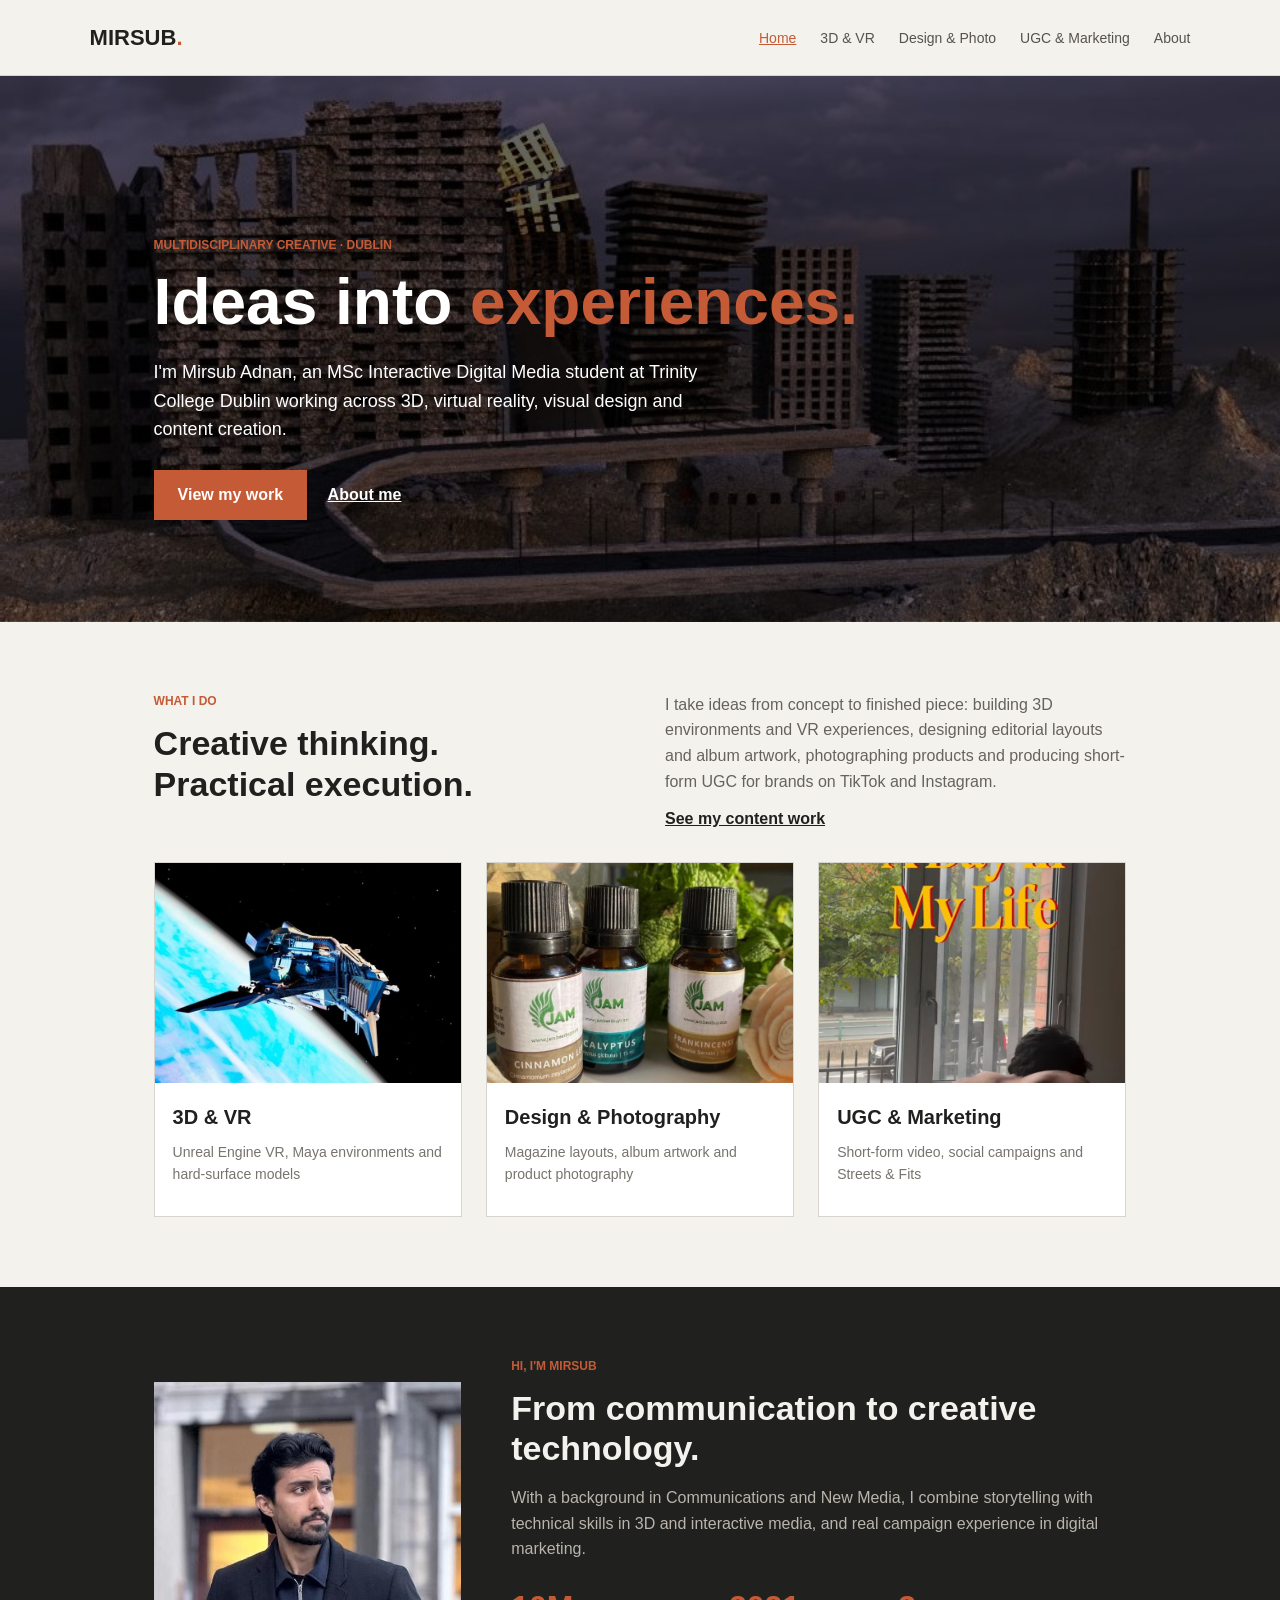
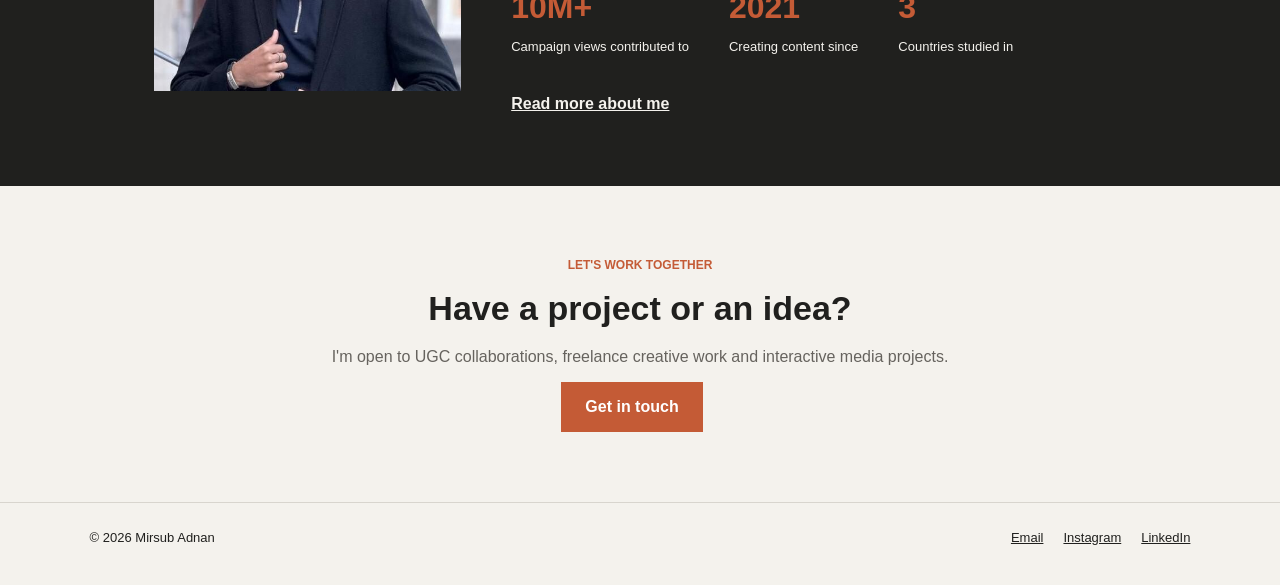
<file: index.html>
<!DOCTYPE html>
<!-- My homepage (index.html). It's the first thing people see, so I kept it short and linked out to everything else. -->
<html lang="en">
<head>
    <meta charset="UTF-8">
    <meta name="viewport" content="width=device-width, initial-scale=1.0">
    <meta name="description" content="Portfolio of Mirsub Adnan: 3D, VR, design, photography and UGC content creation.">
    <title>Mirsub Adnan | Creative Portfolio</title>
    <!-- All my pages use this one stylesheet -->
    <link rel="stylesheet" href="style.css">
</head>
<body>

    <!-- My header: logo on the left, menu on the right. It's the same on every page so the menu is always in the same place. -->
    <header class="site-header">
        <a class="logo" href="index.html">MIRSUB<span>.</span></a>
        <nav class="site-nav">
            <ul>
                <li><a class="active" href="index.html">Home</a></li>
                <li><a href="work.html">3D &amp; VR</a></li>
                <li><a href="design.html">Design &amp; Photo</a></li>
                <li><a href="marketing.html">UGC &amp; Marketing</a></li>
                <li><a href="about.html">About</a></li>
            </ul>
        </nav>
    </header>

    <main>

        <!-- Hero section. The background is one of my own 3D city renders (I set it in style.css) -->
        <section class="hero">
            <p class="eyebrow">Multidisciplinary creative &middot; Dublin</p>
            <h1>Ideas into <span class="accent">experiences.</span></h1>
            <p class="hero-copy">I'm Mirsub Adnan, an MSc Interactive Digital Media student at Trinity College Dublin working across 3D, virtual reality, visual design and content creation.</p>
            <p>
                <a class="button" href="work.html">View my work</a>
                <a class="text-link" href="about.html">About me</a>
            </p>
        </section>

        <!-- "What I do": heading on the left, short paragraph on the right (flexbox) -->
        <section class="section">
            <div class="split">
                <div>
                    <p class="eyebrow">What I do</p>
                    <h2>Creative thinking.<br>Practical execution.</h2>
                </div>
                <div>
                    <p class="muted">I take ideas from concept to finished piece: building 3D environments and VR experiences, designing editorial layouts and album artwork, photographing products and producing short-form UGC for brands on TikTok and Instagram.</p>
                    <a class="text-link" href="marketing.html">See my content work</a>
                </div>
            </div>

            <!-- Three cards, one for each area of my work. The whole card is a link (grid) -->
            <div class="card-grid">
                <a class="card" href="work.html">
                    <img src="images/3d-spaceship-planet.jpg" alt="3D render of a sci-fi spacecraft orbiting a blue planet">
                    <div class="card-body">
                        <h3>3D &amp; VR</h3>
                        <p>Unreal Engine VR, Maya environments and hard-surface models</p>
                    </div>
                </a>
                <a class="card" href="design.html">
                    <img src="images/photo-oils-jam.jpg" alt="Three JAM essential oil bottles photographed beside fresh mint">
                    <div class="card-body">
                        <h3>Design &amp; Photography</h3>
                        <p>Magazine layouts, album artwork and product photography</p>
                    </div>
                </a>
                <a class="card" href="marketing.html">
                    <img src="images/ugc-day-in-life.jpg" alt="Still from a 'Day in My Life' video as a Trinity College masters student">
                    <div class="card-body">
                        <h3>UGC &amp; Marketing</h3>
                        <p>Short-form video, social campaigns and Streets &amp; Fits</p>
                    </div>
                </a>
            </div>
        </section>

        <!-- A quick intro about me with my photo next to it (grid) -->
        <section class="section section-dark">
            <div class="about-preview">
                <img src="images/portrait.jpg" alt="Portrait of Mirsub Adnan in a black suit jacket">
                <div>
                    <p class="eyebrow">Hi, I'm Mirsub</p>
                    <h2>From communication to creative technology.</h2>
                    <p class="muted">With a background in Communications and New Media, I combine storytelling with technical skills in 3D and interactive media, and real campaign experience in digital marketing.</p>
                    <!-- A few numbers in a row (flexbox) -->
                    <div class="stats">
                        <p><strong>10M+</strong><span>Campaign views contributed to</span></p>
                        <p><strong>2021</strong><span>Creating content since</span></p>
                        <p><strong>3</strong><span>Countries studied in</span></p>
                    </div>
                    <a class="text-link" href="about.html">Read more about me</a>
                </div>
            </div>
        </section>

        <!-- "Get in touch" section that links to the contact form on my About page -->
        <section class="section cta">
            <p class="eyebrow">Let's work together</p>
            <h2>Have a project or an idea?</h2>
            <p class="muted">I'm open to UGC collaborations, freelance creative work and interactive media projects.</p>
            <a class="button" href="about.html#contact">Get in touch</a>
        </section>

    </main>

    <!-- Footer: copyright and my email/social links, same on every page -->
    <footer class="site-footer">
        <p>&copy; 2026 Mirsub Adnan</p>
        <ul>
            <li><a href="mailto:mirsubswork2@gmail.com">Email</a></li>
            <li><a href="https://www.instagram.com/streetsnfits/">Instagram</a></li>
            <li><a href="https://om.linkedin.com/in/mirsub-adnan-50a097250">LinkedIn</a></li>
        </ul>
    </footer>

</body>
</html>
</file>
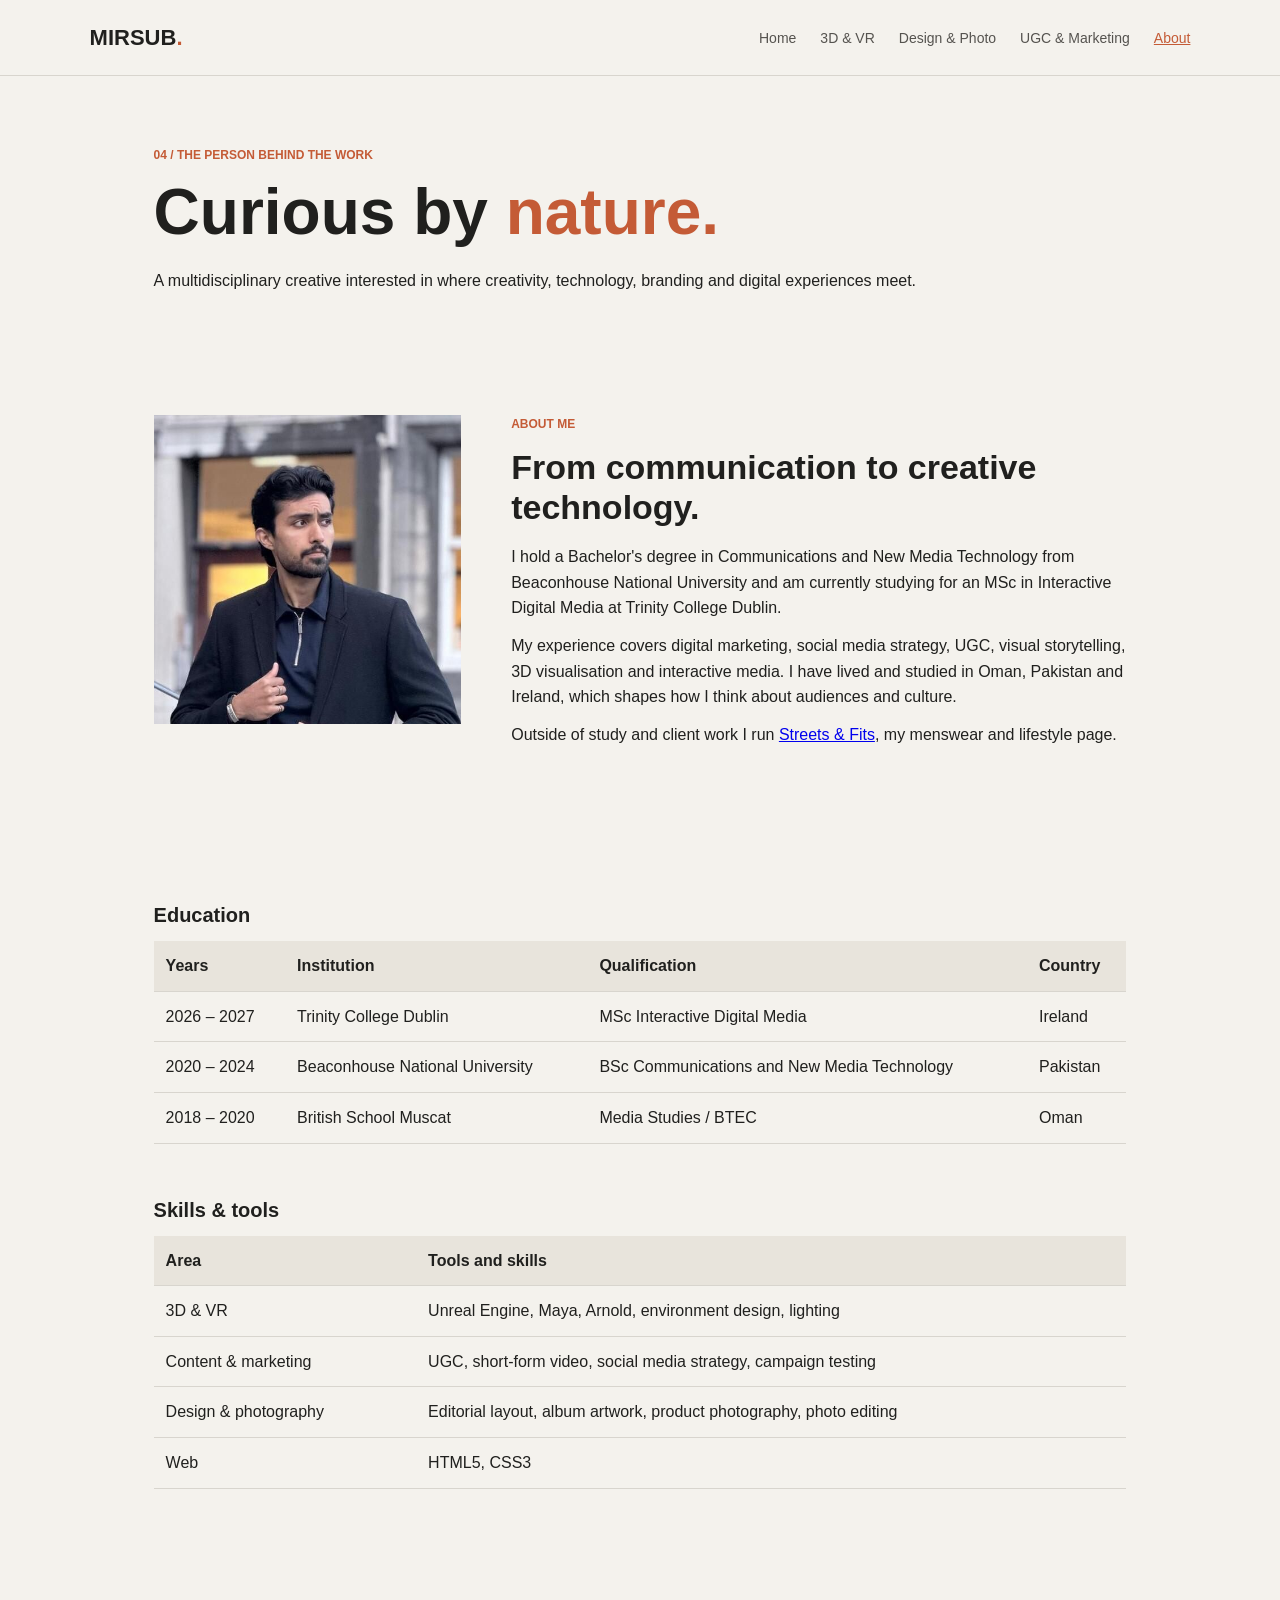
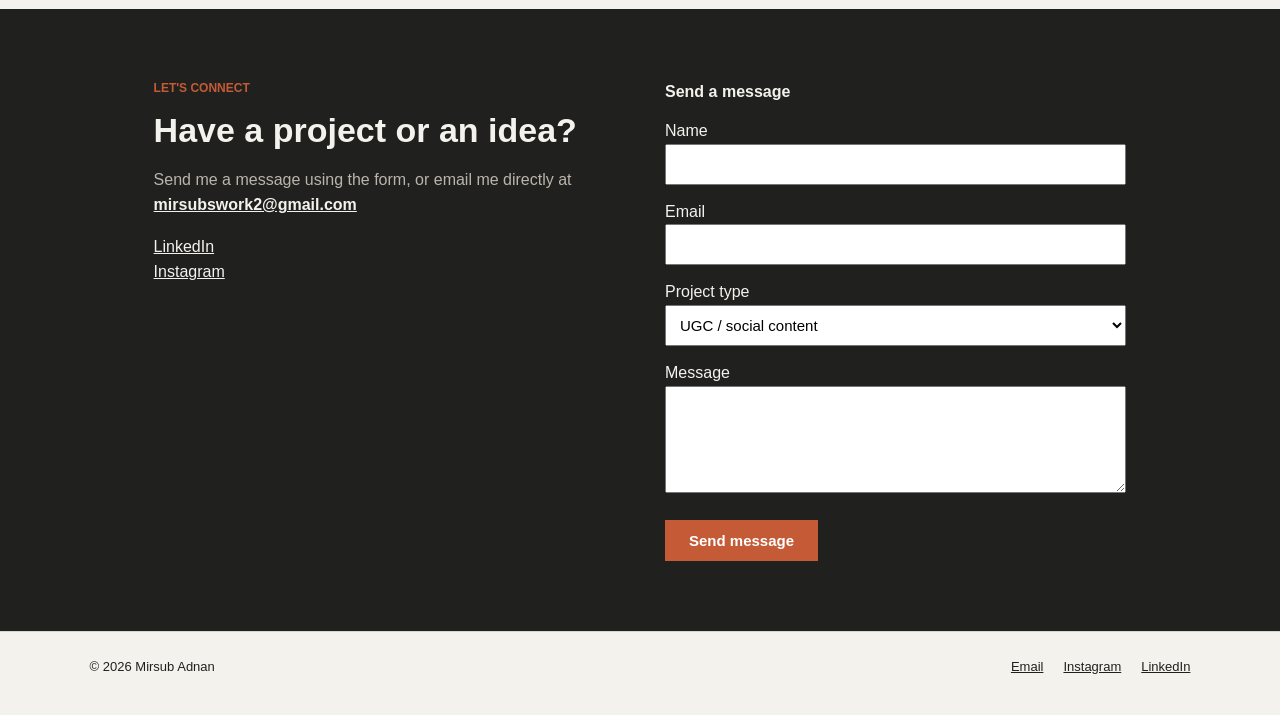
<file: about.html>
<!DOCTYPE html>
<!-- My About page (about.html): a bit about me, my education, skills and a contact form -->
<html lang="en">
<head>
    <meta charset="UTF-8">
    <meta name="viewport" content="width=device-width, initial-scale=1.0">
    <meta name="description" content="About Mirsub Adnan: education, skills and contact details.">
    <title>About | Mirsub Adnan</title>
    <link rel="stylesheet" href="style.css">
</head>
<body>

    <!-- My header: logo on the left, menu on the right. It's the same on every page so the menu is always in the same place. -->
    <header class="site-header">
        <a class="logo" href="index.html">MIRSUB<span>.</span></a>
        <nav class="site-nav">
            <ul>
                <li><a href="index.html">Home</a></li>
                <li><a href="work.html">3D &amp; VR</a></li>
                <li><a href="design.html">Design &amp; Photo</a></li>
                <li><a href="marketing.html">UGC &amp; Marketing</a></li>
                <li><a class="active" href="about.html">About</a></li>
            </ul>
        </nav>
    </header>

    <main>

        <!-- Intro at the top: a small label, the big title and one line about what's on this page -->
        <section class="page-intro">
            <p class="eyebrow">04 / The person behind the work</p>
            <h1>Curious by <span class="accent">nature.</span></h1>
            <p>A multidisciplinary creative interested in where creativity, technology, branding and digital experiences meet.</p>
        </section>

        <!-- My photo next to my bio (grid) -->
        <section class="section about-grid">
            <img src="images/portrait.jpg" alt="Portrait of Mirsub Adnan">
            <div>
                <p class="eyebrow">About me</p>
                <h2>From communication to creative technology.</h2>
                <p>I hold a Bachelor's degree in Communications and New Media Technology from Beaconhouse National University and am currently studying for an MSc in Interactive Digital Media at Trinity College Dublin.</p>
                <p>My experience covers digital marketing, social media strategy, UGC, visual storytelling, 3D visualisation and interactive media. I have lived and studied in Oman, Pakistan and Ireland, which shapes how I think about audiences and culture.</p>
                <p>Outside of study and client work I run <a href="https://www.instagram.com/streetsnfits/">Streets &amp; Fits</a>, my menswear and lifestyle page.</p>
            </div>
        </section>

        <!-- I used tables here because education and skills are really just rows of information -->
        <section class="section">
            <table>
                <caption>Education</caption>
                <thead>
                    <tr>
                        <th scope="col">Years</th>
                        <th scope="col">Institution</th>
                        <th scope="col">Qualification</th>
                        <th scope="col">Country</th>
                    </tr>
                </thead>
                <tbody>
                    <tr>
                        <td>2026 &ndash; 2027</td>
                        <td>Trinity College Dublin</td>
                        <td>MSc Interactive Digital Media</td>
                        <td>Ireland</td>
                    </tr>
                    <tr>
                        <td>2020 &ndash; 2024</td>
                        <td>Beaconhouse National University</td>
                        <td>BSc Communications and New Media Technology</td>
                        <td>Pakistan</td>
                    </tr>
                    <tr>
                        <td>2018 &ndash; 2020</td>
                        <td>British School Muscat</td>
                        <td>Media Studies / BTEC</td>
                        <td>Oman</td>
                    </tr>
                </tbody>
            </table>

            <table>
                <caption>Skills &amp; tools</caption>
                <thead>
                    <tr>
                        <th scope="col">Area</th>
                        <th scope="col">Tools and skills</th>
                    </tr>
                </thead>
                <tbody>
                    <tr>
                        <td>3D &amp; VR</td>
                        <td>Unreal Engine, Maya, Arnold, environment design, lighting</td>
                    </tr>
                    <tr>
                        <td>Content &amp; marketing</td>
                        <td>UGC, short-form video, social media strategy, campaign testing</td>
                    </tr>
                    <tr>
                        <td>Design &amp; photography</td>
                        <td>Editorial layout, album artwork, product photography, photo editing</td>
                    </tr>
                    <tr>
                        <td>Web</td>
                        <td>HTML5, CSS3</td>
                    </tr>
                </tbody>
            </table>
        </section>

        <!-- Contact section: my details on the left, a form on the right -->
        <section class="section section-dark" id="contact">
            <div class="contact-grid">
                <div>
                    <p class="eyebrow">Let's connect</p>
                    <h2>Have a project or an idea?</h2>
                    <p class="muted">Send me a message using the form, or email me directly at <a class="text-link" href="mailto:mirsubswork2@gmail.com">mirsubswork2@gmail.com</a></p>
                    <ul class="social-links">
                        <li><a href="https://om.linkedin.com/in/mirsub-adnan-50a097250">LinkedIn</a></li>
                        <li><a href="https://www.instagram.com/streetsnfits/">Instagram</a></li>
                    </ul>
                </div>

                <!-- There's no server behind this form yet, so for now it just opens the visitor's email app with their message -->
                <form class="contact-form" action="mailto:mirsubswork2@gmail.com" method="post" enctype="text/plain">
                    <fieldset>
                        <legend>Send a message</legend>

                        <label for="name">Name</label>
                        <input type="text" id="name" name="name" required>

                        <label for="email">Email</label>
                        <input type="email" id="email" name="email" required>

                        <label for="topic">Project type</label>
                        <select id="topic" name="topic">
                            <option>UGC / social content</option>
                            <option>3D or VR project</option>
                            <option>Design or photography</option>
                            <option>Something else</option>
                        </select>

                        <label for="message">Message</label>
                        <textarea id="message" name="message" rows="5" required></textarea>

                        <button class="button" type="submit">Send message</button>
                    </fieldset>
                </form>
            </div>
        </section>

    </main>

    <!-- Footer: copyright and my email/social links, same on every page -->
    <footer class="site-footer">
        <p>&copy; 2026 Mirsub Adnan</p>
        <ul>
            <li><a href="mailto:mirsubswork2@gmail.com">Email</a></li>
            <li><a href="https://www.instagram.com/streetsnfits/">Instagram</a></li>
            <li><a href="https://om.linkedin.com/in/mirsub-adnan-50a097250">LinkedIn</a></li>
        </ul>
    </footer>

</body>
</html>
</file>
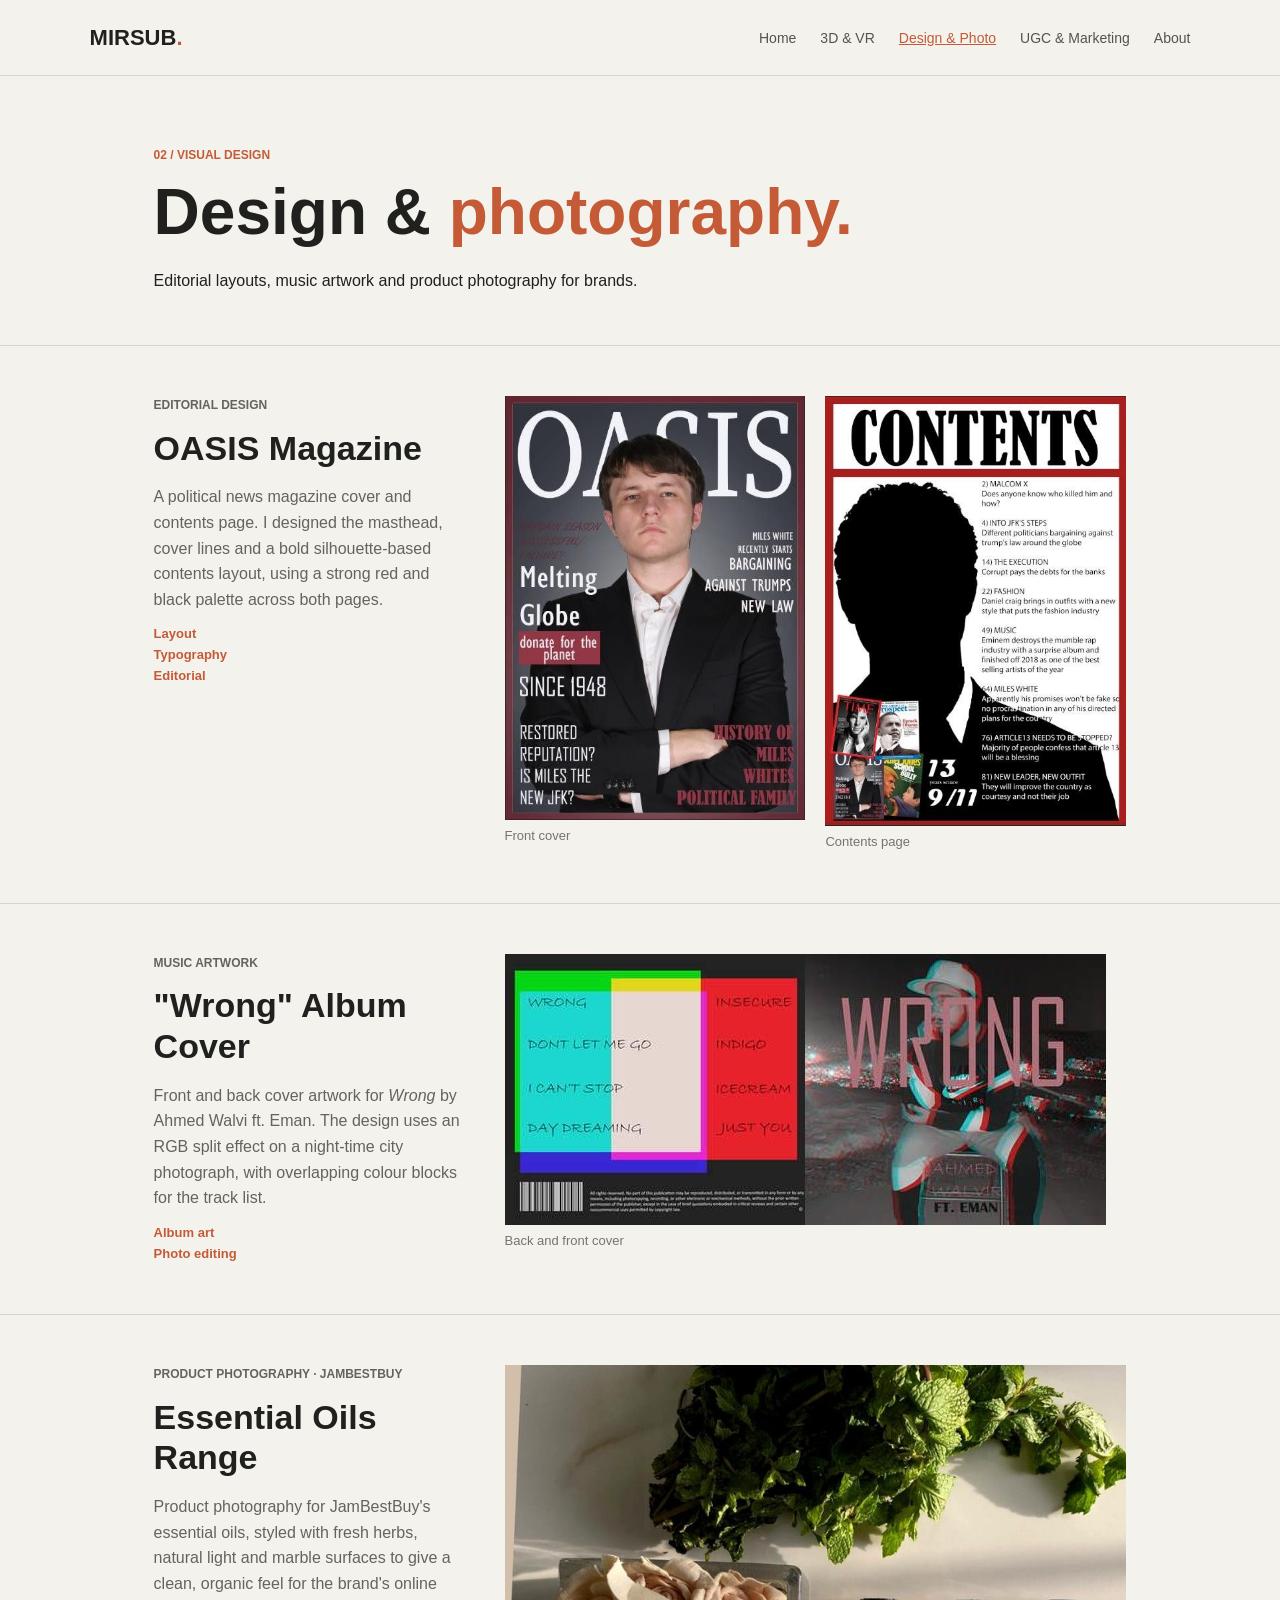
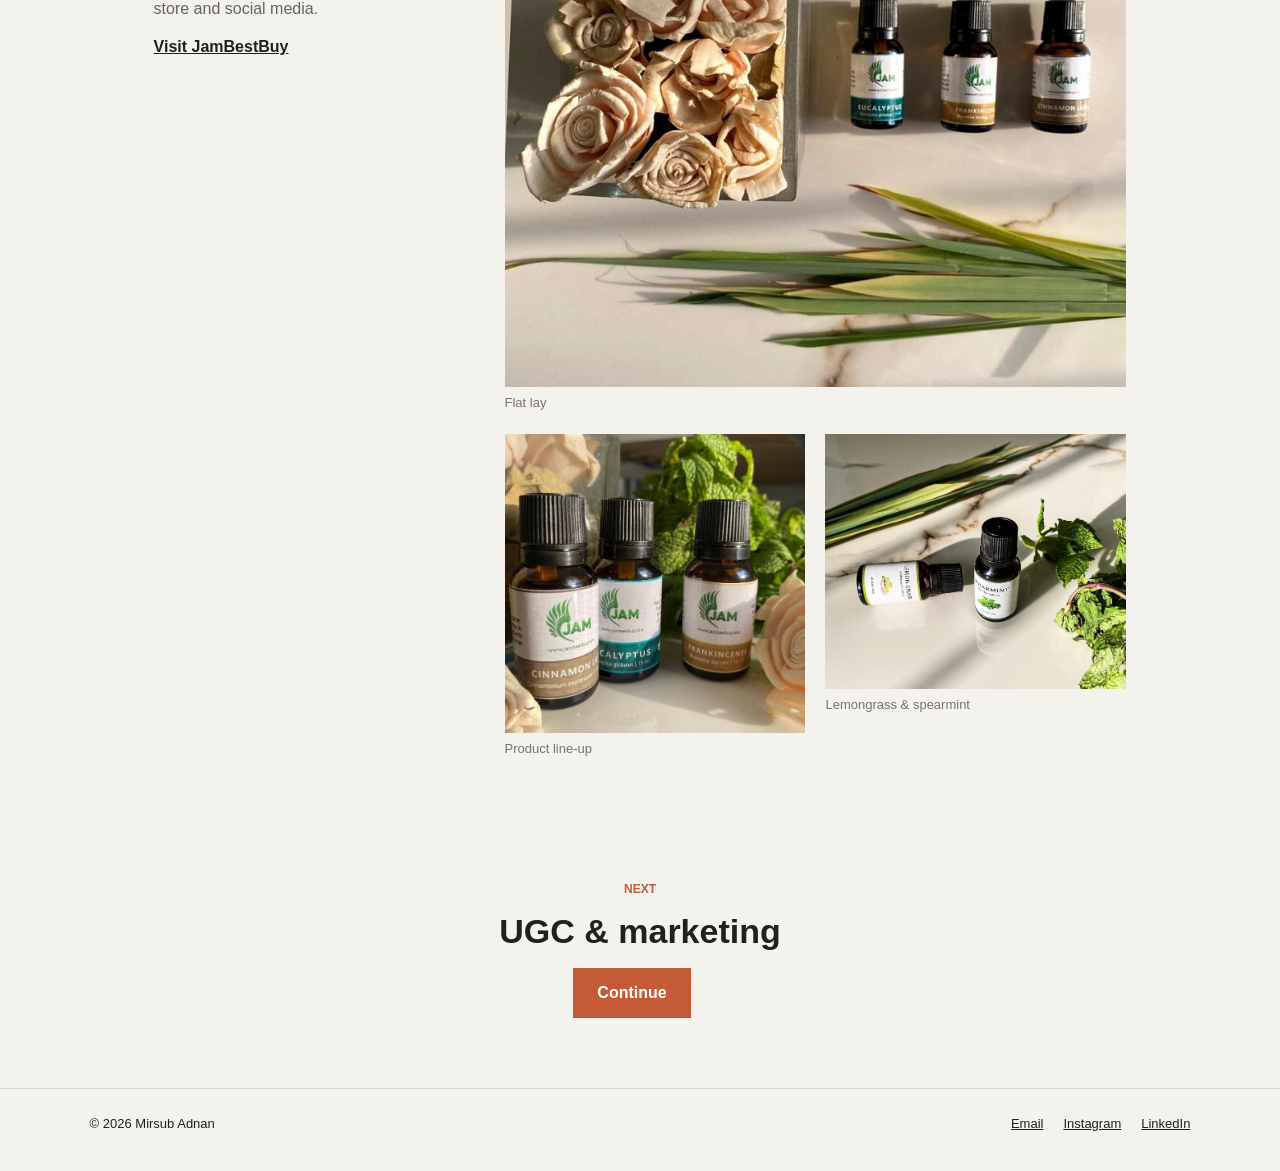
<file: design.html>
<!DOCTYPE html>
<!-- My design and photography page (design.html). Same layout as my 3D page so the site feels consistent. -->
<html lang="en">
<head>
    <meta charset="UTF-8">
    <meta name="viewport" content="width=device-width, initial-scale=1.0">
    <meta name="description" content="Graphic design and product photography by Mirsub Adnan.">
    <title>Design &amp; Photography | Mirsub Adnan</title>
    <link rel="stylesheet" href="style.css">
</head>
<body>

    <!-- My header: logo on the left, menu on the right. It's the same on every page so the menu is always in the same place. -->
    <header class="site-header">
        <a class="logo" href="index.html">MIRSUB<span>.</span></a>
        <nav class="site-nav">
            <ul>
                <li><a href="index.html">Home</a></li>
                <li><a href="work.html">3D &amp; VR</a></li>
                <li><a class="active" href="design.html">Design &amp; Photo</a></li>
                <li><a href="marketing.html">UGC &amp; Marketing</a></li>
                <li><a href="about.html">About</a></li>
            </ul>
        </nav>
    </header>

    <main>

        <!-- Intro at the top: a small label, the big title and one line about what's on this page -->
        <section class="page-intro">
            <p class="eyebrow">02 / Visual design</p>
            <h1>Design &amp; <span class="accent">photography.</span></h1>
            <p>Editorial layouts, music artwork and product photography for brands.</p>
        </section>

        <!-- Project 1: OASIS magazine cover and contents page -->
        <article class="project" id="magazine">
            <div class="project-text">
                <p class="eyebrow">Editorial design</p>
                <h2>OASIS Magazine</h2>
                <p>A political news magazine cover and contents page. I designed the masthead, cover lines and a bold silhouette-based contents layout, using a strong red and black palette across both pages.</p>
                <ul class="tags">
                    <li>Layout</li>
                    <li>Typography</li>
                    <li>Editorial</li>
                </ul>
            </div>
            <div class="gallery gallery-2">
                <figure>
                    <img src="images/design-magazine-cover.jpg" alt="OASIS magazine cover with a young man in a black suit">
                    <figcaption>Front cover</figcaption>
                </figure>
                <figure>
                    <img src="images/design-magazine-contents.jpg" alt="OASIS magazine contents page with a large black silhouette">
                    <figcaption>Contents page</figcaption>
                </figure>
            </div>
        </article>

        <!-- Project 2: the album cover I designed for "Wrong" -->
        <article class="project" id="album">
            <div class="project-text">
                <p class="eyebrow">Music artwork</p>
                <h2>"Wrong" Album Cover</h2>
                <p>Front and back cover artwork for <em>Wrong</em> by Ahmed Walvi ft. Eman. The design uses an RGB split effect on a night-time city photograph, with overlapping colour blocks for the track list.</p>
                <ul class="tags">
                    <li>Album art</li>
                    <li>Photo editing</li>
                </ul>
            </div>
            <div class="gallery">
                <figure>
                    <img src="images/design-album-cover.jpg" alt="Album back cover with coloured track list and front cover titled WRONG">
                    <figcaption>Back and front cover</figcaption>
                </figure>
            </div>
        </article>

        <!-- Project 3: product photos I took for JamBestBuy. The first photo has class "wide" so it goes across both columns. -->
        <article class="project" id="photography">
            <div class="project-text">
                <p class="eyebrow">Product photography &middot; JamBestBuy</p>
                <h2>Essential Oils Range</h2>
                <p>Product photography for JamBestBuy's essential oils, styled with fresh herbs, natural light and marble surfaces to give a clean, organic feel for the brand's online store and social media.</p>
                <a class="text-link" href="https://www.jambestbuy.com">Visit JamBestBuy</a>
            </div>
            <div class="gallery gallery-2">
                <figure class="wide">
                    <img src="images/photo-oils-flatlay.jpg" alt="Flat lay of three essential oil bottles with roses, mint and lemongrass">
                    <figcaption>Flat lay</figcaption>
                </figure>
                <figure>
                    <img src="images/photo-oils-jam.jpg" alt="Cinnamon, eucalyptus and frankincense oil bottles in front of mint">
                    <figcaption>Product line-up</figcaption>
                </figure>
                <figure>
                    <img src="images/photo-oils-marble.jpg" alt="Lemongrass and spearmint oil bottles on white marble">
                    <figcaption>Lemongrass &amp; spearmint</figcaption>
                </figure>
            </div>
        </article>

        <!-- A "Continue" button at the bottom so people can go straight to my next page -->
        <section class="section cta">
            <p class="eyebrow">Next</p>
            <h2>UGC &amp; marketing</h2>
            <a class="button" href="marketing.html">Continue</a>
        </section>

    </main>

    <!-- Footer: copyright and my email/social links, same on every page -->
    <footer class="site-footer">
        <p>&copy; 2026 Mirsub Adnan</p>
        <ul>
            <li><a href="mailto:mirsubswork2@gmail.com">Email</a></li>
            <li><a href="https://www.instagram.com/streetsnfits/">Instagram</a></li>
            <li><a href="https://om.linkedin.com/in/mirsub-adnan-50a097250">LinkedIn</a></li>
        </ul>
    </footer>

</body>
</html>
</file>
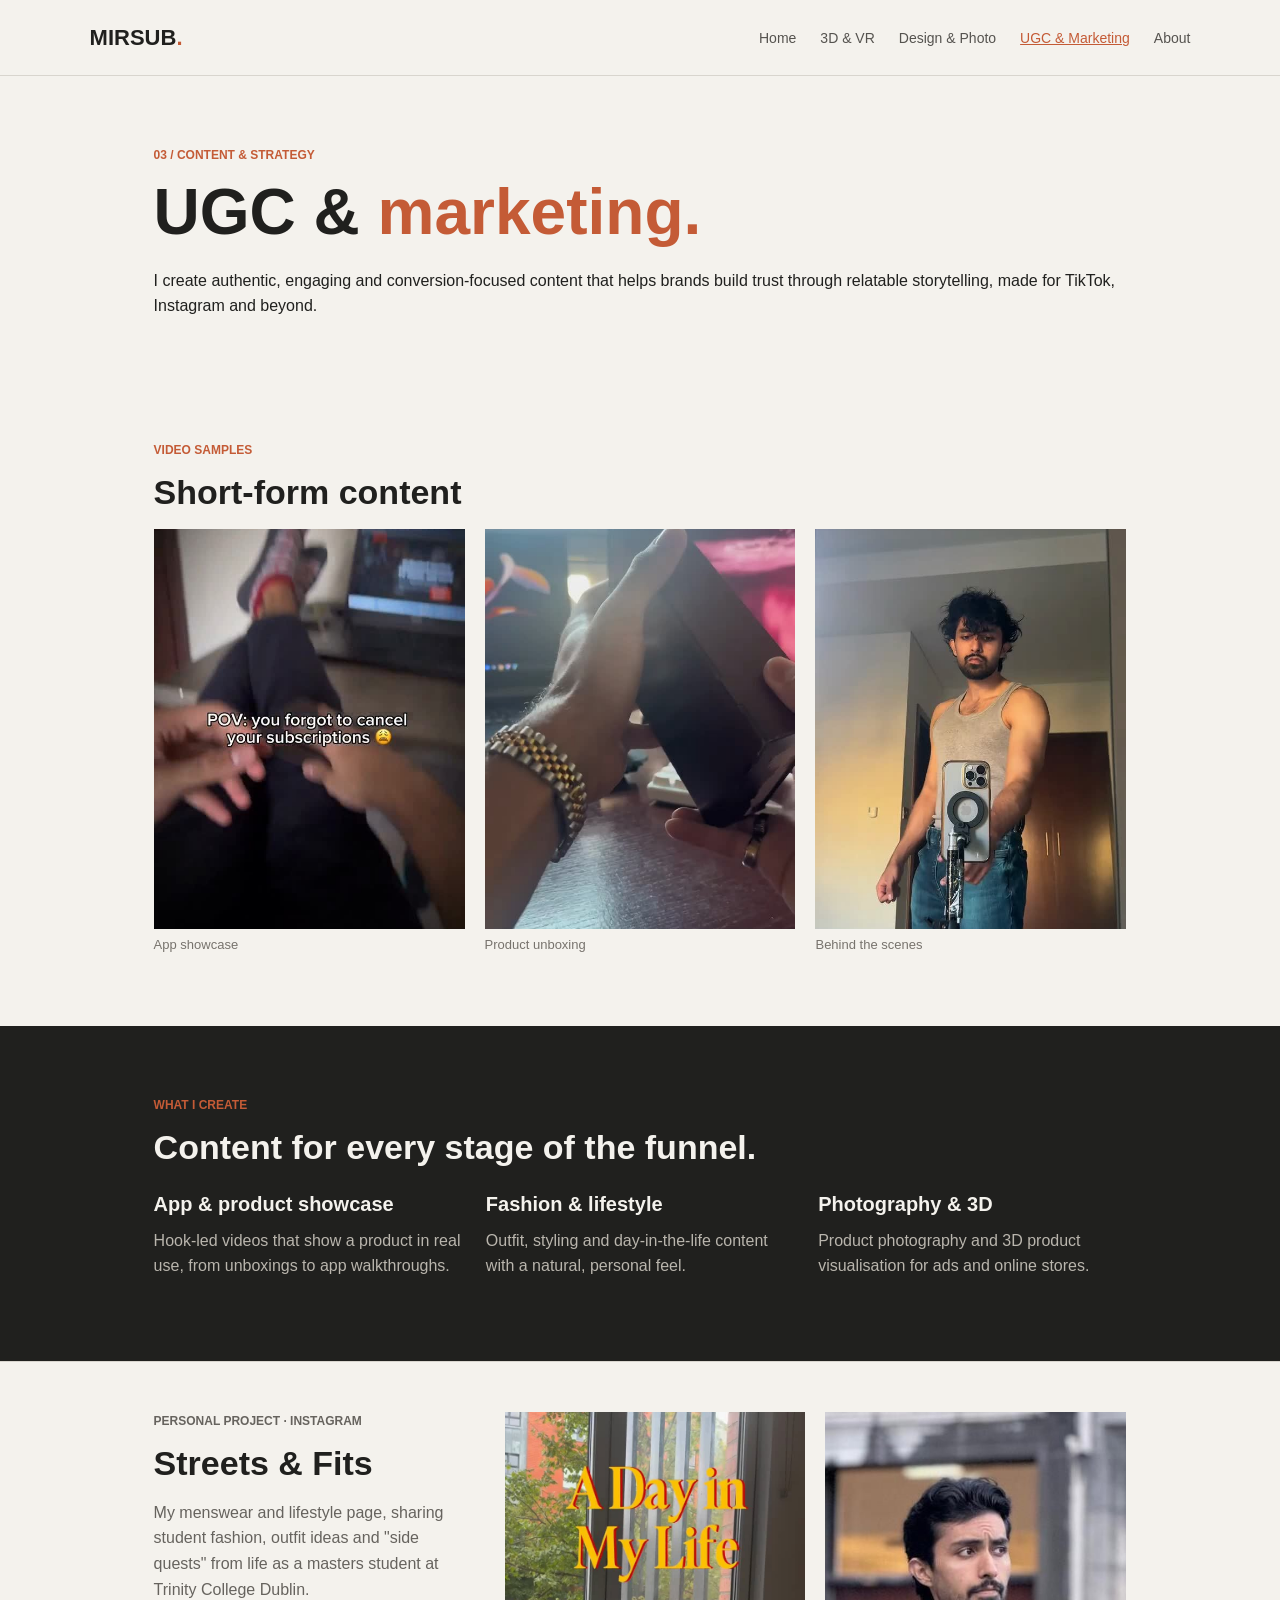
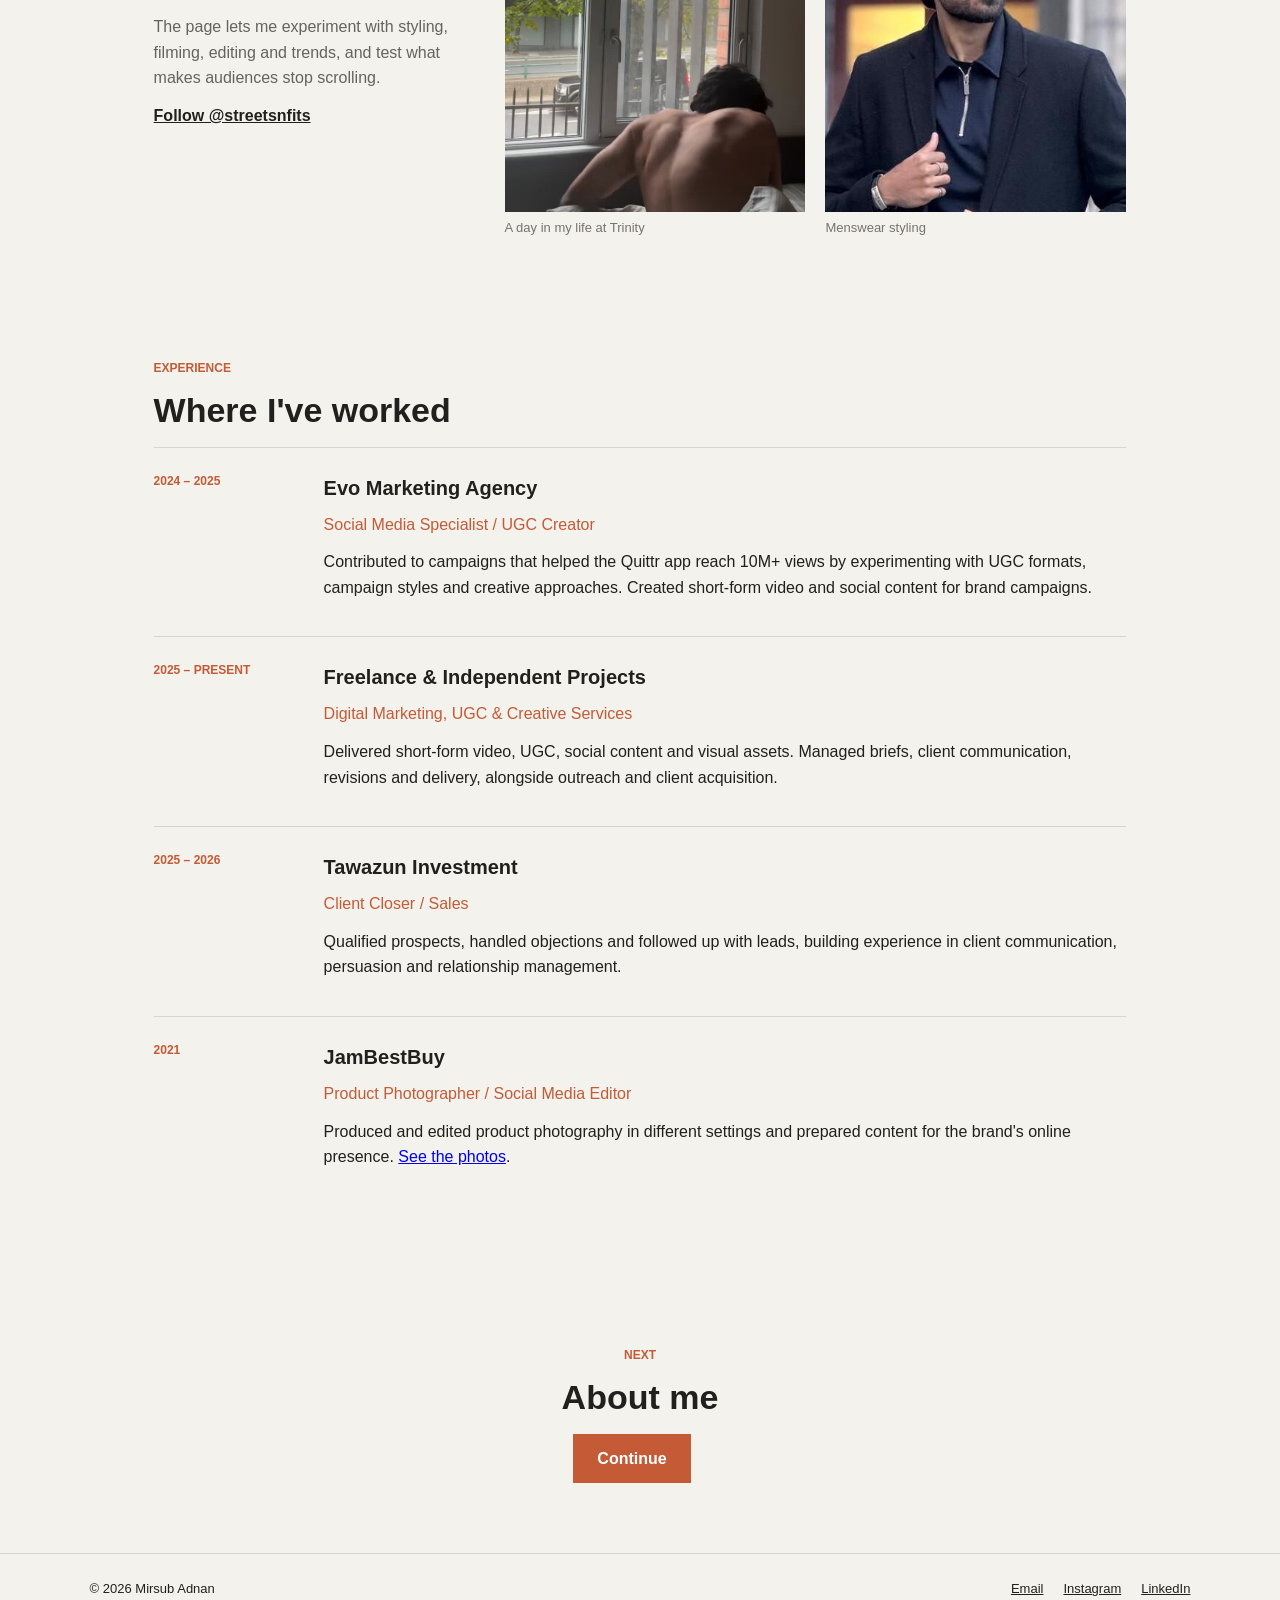
<file: marketing.html>
<!DOCTYPE html>
<!-- My UGC and marketing page (marketing.html) -->
<html lang="en">
<head>
    <meta charset="UTF-8">
    <meta name="viewport" content="width=device-width, initial-scale=1.0">
    <meta name="description" content="UGC, short-form video and marketing experience of Mirsub Adnan.">
    <title>UGC &amp; Marketing | Mirsub Adnan</title>
    <link rel="stylesheet" href="style.css">
</head>
<body>

    <!-- My header: logo on the left, menu on the right. It's the same on every page so the menu is always in the same place. -->
    <header class="site-header">
        <a class="logo" href="index.html">MIRSUB<span>.</span></a>
        <nav class="site-nav">
            <ul>
                <li><a href="index.html">Home</a></li>
                <li><a href="work.html">3D &amp; VR</a></li>
                <li><a href="design.html">Design &amp; Photo</a></li>
                <li><a class="active" href="marketing.html">UGC &amp; Marketing</a></li>
                <li><a href="about.html">About</a></li>
            </ul>
        </nav>
    </header>

    <main>

        <!-- Intro at the top: a small label, the big title and one line about what's on this page -->
        <section class="page-intro">
            <p class="eyebrow">03 / Content &amp; strategy</p>
            <h1>UGC &amp; <span class="accent">marketing.</span></h1>
            <p>I create authentic, engaging and conversion-focused content that helps brands build trust through relatable storytelling, made for TikTok, Instagram and beyond.</p>
        </section>

        <!-- Stills from some of my UGC videos, three in a row (grid) -->
        <section class="section">
            <p class="eyebrow">Video samples</p>
            <h2>Short-form content</h2>
            <div class="gallery gallery-3 gallery-tall">
                <figure>
                    <img src="images/ugc-subscriptions.jpg" alt="UGC video still with the caption 'POV: you forgot to cancel your subscriptions'">
                    <figcaption>App showcase</figcaption>
                </figure>
                <figure>
                    <img src="images/ugc-product.jpg" alt="Hands unboxing a product in a UGC video">
                    <figcaption>Product unboxing</figcaption>
                </figure>
                <figure>
                    <img src="images/ugc-setup.jpg" alt="Mirsub filming with a phone on a tripod">
                    <figcaption>Behind the scenes</figcaption>
                </figure>
            </div>
        </section>

        <!-- The kinds of content I make. I put this on a dark background to break up the page. -->
        <section class="section section-dark">
            <p class="eyebrow">What I create</p>
            <h2>Content for every stage of the funnel.</h2>
            <div class="service-grid">
                <article>
                    <h3>App &amp; product showcase</h3>
                    <p class="muted">Hook-led videos that show a product in real use, from unboxings to app walkthroughs.</p>
                </article>
                <article>
                    <h3>Fashion &amp; lifestyle</h3>
                    <p class="muted">Outfit, styling and day-in-the-life content with a natural, personal feel.</p>
                </article>
                <article>
                    <h3>Photography &amp; 3D</h3>
                    <p class="muted">Product photography and 3D product visualisation for ads and online stores.</p>
                </article>
            </div>
        </section>

        <!-- My Instagram page, Streets & Fits -->
        <article class="project" id="streets-and-fits">
            <div class="project-text">
                <p class="eyebrow">Personal project &middot; Instagram</p>
                <h2>Streets &amp; Fits</h2>
                <p>My menswear and lifestyle page, sharing student fashion, outfit ideas and "side quests" from life as a masters student at Trinity College Dublin.</p>
                <p>The page lets me experiment with styling, filming, editing and trends, and test what makes audiences stop scrolling.</p>
                <a class="text-link" href="https://www.instagram.com/streetsnfits/">Follow @streetsnfits</a>
            </div>
            <div class="gallery gallery-2 gallery-tall">
                <figure>
                    <img src="images/ugc-day-in-life.jpg" alt="'A Day in My Life' video cover, Trinity College Dublin masters student">
                    <figcaption>A day in my life at Trinity</figcaption>
                </figure>
                <figure>
                    <img src="images/portrait.jpg" alt="Mirsub in a black jacket on a Dublin street">
                    <figcaption>Menswear styling</figcaption>
                </figure>
            </div>
        </article>

        <!-- My work experience. Each job is an article with the dates on the left. -->
        <section class="section experience-list">
            <p class="eyebrow">Experience</p>
            <h2>Where I've worked</h2>

            <article>
                <p class="eyebrow">2024 &ndash; 2025</p>
                <div>
                    <h3>Evo Marketing Agency</h3>
                    <p class="role">Social Media Specialist / UGC Creator</p>
                    <p>Contributed to campaigns that helped the Quittr app reach 10M+ views by experimenting with UGC formats, campaign styles and creative approaches. Created short-form video and social content for brand campaigns.</p>
                </div>
            </article>

            <article>
                <p class="eyebrow">2025 &ndash; Present</p>
                <div>
                    <h3>Freelance &amp; Independent Projects</h3>
                    <p class="role">Digital Marketing, UGC &amp; Creative Services</p>
                    <p>Delivered short-form video, UGC, social content and visual assets. Managed briefs, client communication, revisions and delivery, alongside outreach and client acquisition.</p>
                </div>
            </article>

            <article>
                <p class="eyebrow">2025 &ndash; 2026</p>
                <div>
                    <h3>Tawazun Investment</h3>
                    <p class="role">Client Closer / Sales</p>
                    <p>Qualified prospects, handled objections and followed up with leads, building experience in client communication, persuasion and relationship management.</p>
                </div>
            </article>

            <article>
                <p class="eyebrow">2021</p>
                <div>
                    <h3>JamBestBuy</h3>
                    <p class="role">Product Photographer / Social Media Editor</p>
                    <p>Produced and edited product photography in different settings and prepared content for the brand's online presence. <a href="design.html#photography">See the photos</a>.</p>
                </div>
            </article>
        </section>

        <!-- A "Continue" button at the bottom so people can go straight to my next page -->
        <section class="section cta">
            <p class="eyebrow">Next</p>
            <h2>About me</h2>
            <a class="button" href="about.html">Continue</a>
        </section>

    </main>

    <!-- Footer: copyright and my email/social links, same on every page -->
    <footer class="site-footer">
        <p>&copy; 2026 Mirsub Adnan</p>
        <ul>
            <li><a href="mailto:mirsubswork2@gmail.com">Email</a></li>
            <li><a href="https://www.instagram.com/streetsnfits/">Instagram</a></li>
            <li><a href="https://om.linkedin.com/in/mirsub-adnan-50a097250">LinkedIn</a></li>
        </ul>
    </footer>

</body>
</html>
</file>
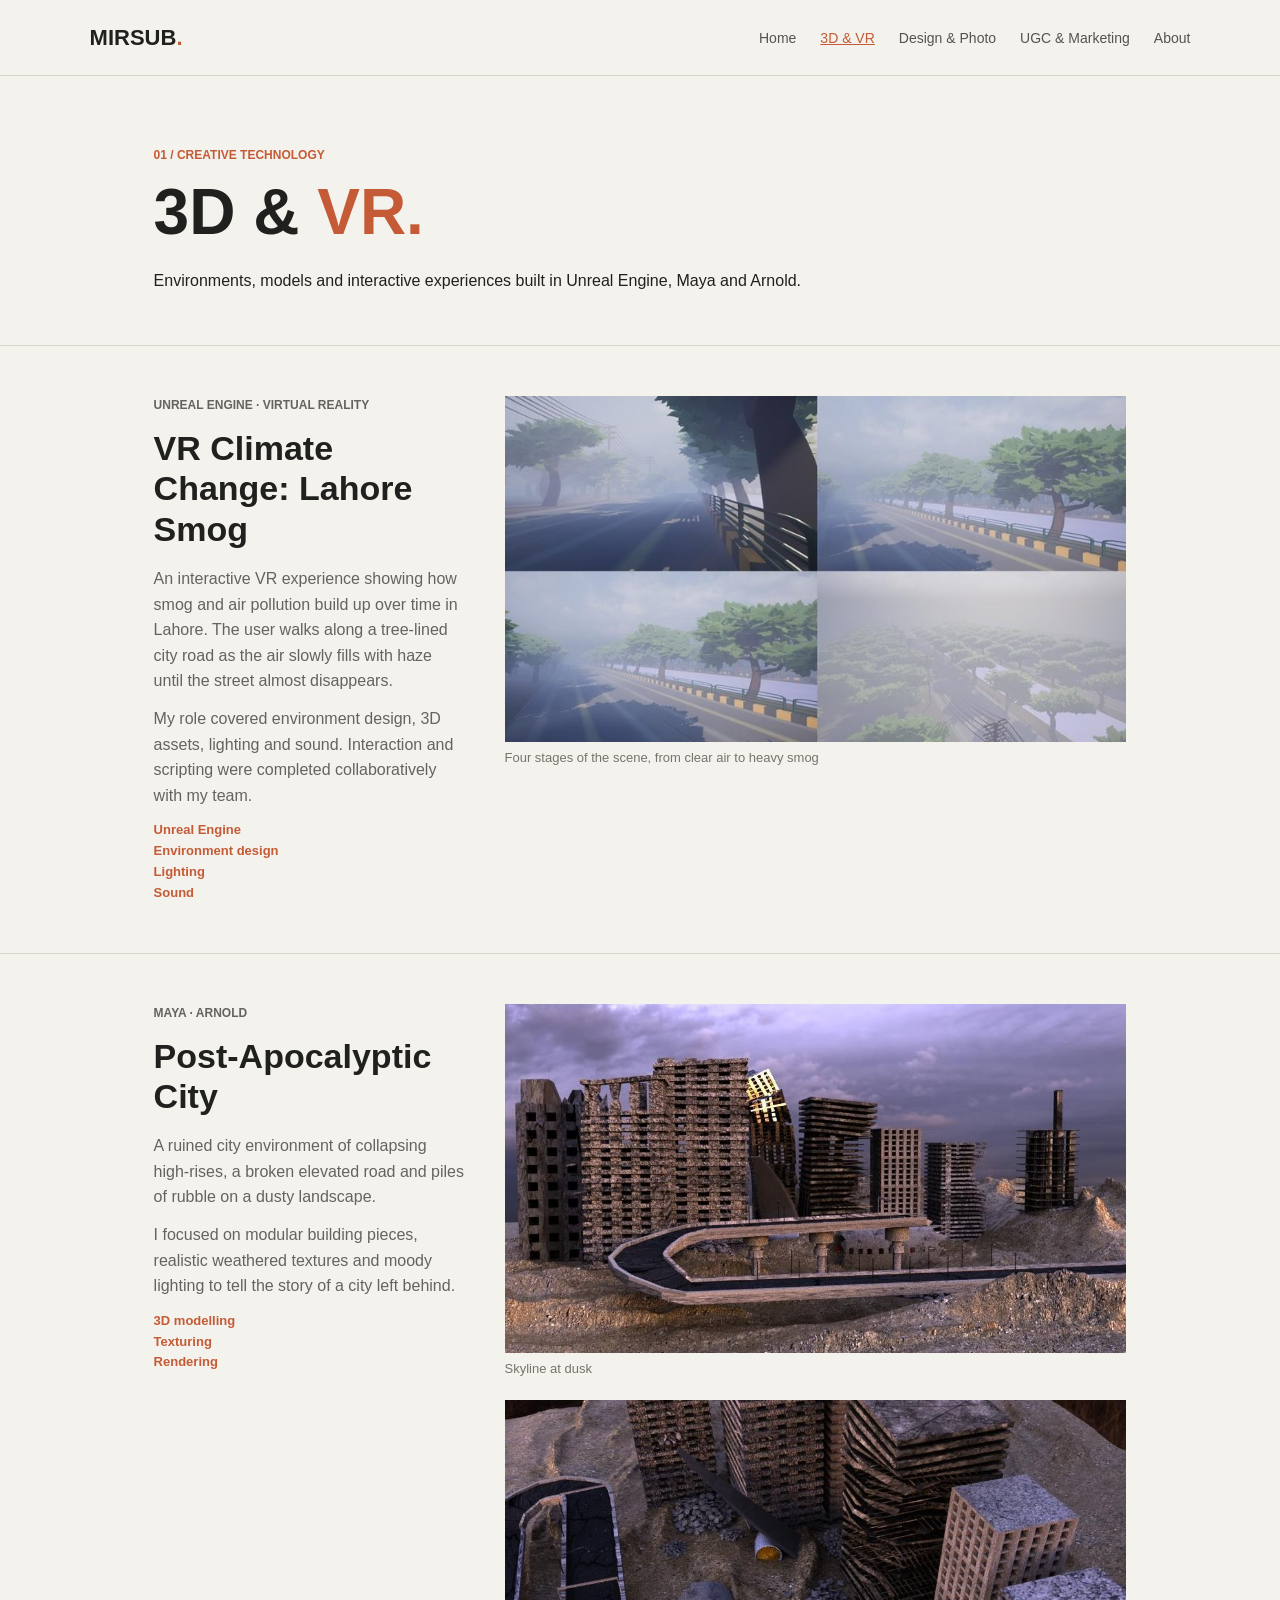
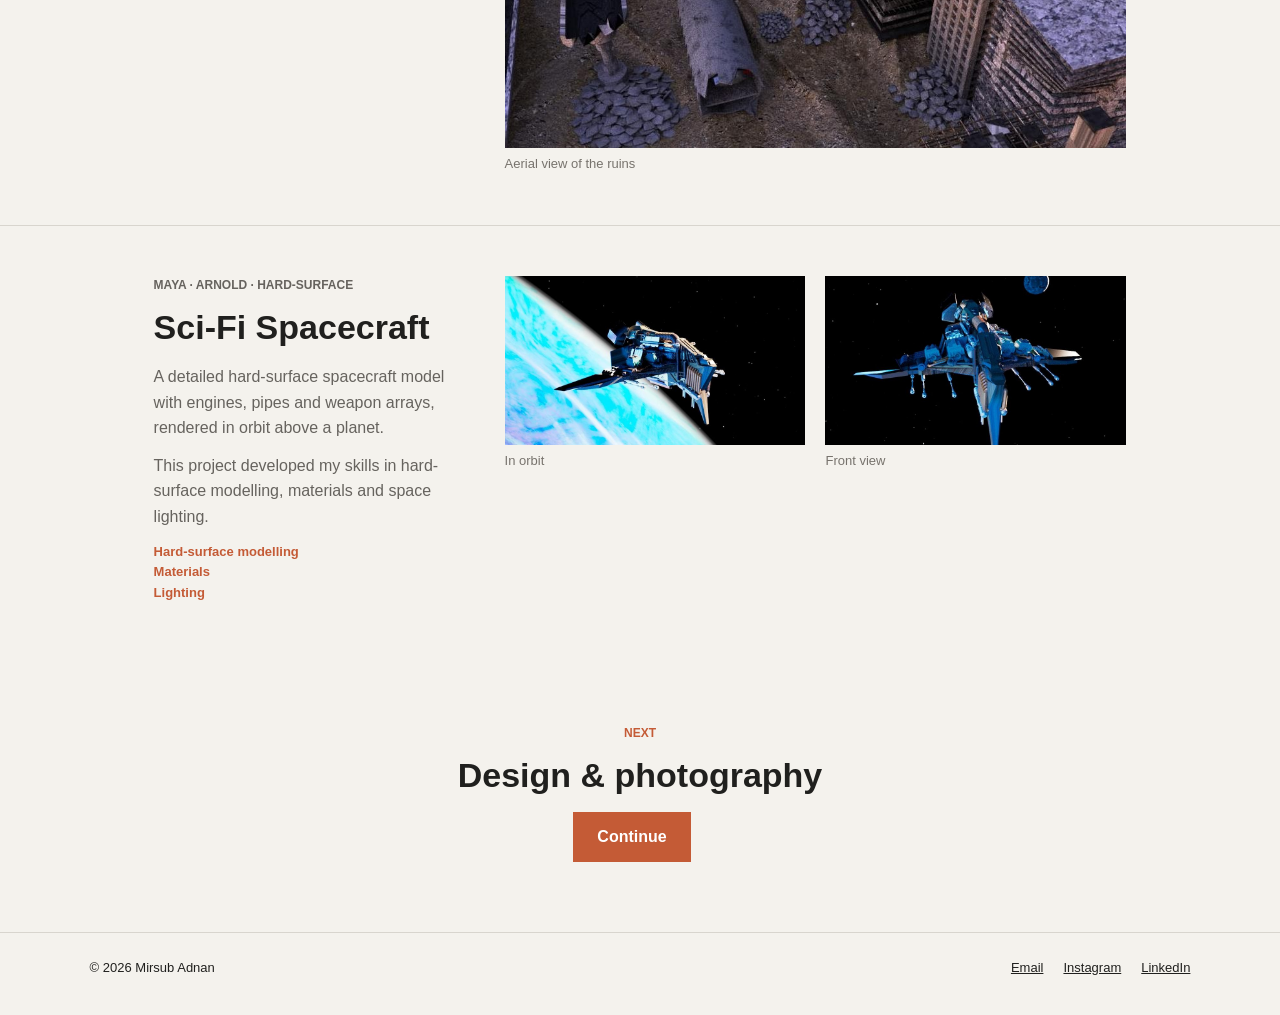
<file: work.html>
<!DOCTYPE html>
<!-- My 3D and VR page (work.html). Each project is its own article: text on the left, images on the right. -->
<html lang="en">
<head>
    <meta charset="UTF-8">
    <meta name="viewport" content="width=device-width, initial-scale=1.0">
    <meta name="description" content="3D and virtual reality projects by Mirsub Adnan.">
    <title>3D &amp; VR | Mirsub Adnan</title>
    <link rel="stylesheet" href="style.css">
</head>
<body>

    <!-- My header: logo on the left, menu on the right. It's the same on every page so the menu is always in the same place. -->
    <header class="site-header">
        <a class="logo" href="index.html">MIRSUB<span>.</span></a>
        <nav class="site-nav">
            <ul>
                <li><a href="index.html">Home</a></li>
                <li><a class="active" href="work.html">3D &amp; VR</a></li>
                <li><a href="design.html">Design &amp; Photo</a></li>
                <li><a href="marketing.html">UGC &amp; Marketing</a></li>
                <li><a href="about.html">About</a></li>
            </ul>
        </nav>
    </header>

    <main>

        <!-- Intro at the top: a small label, the big title and one line about what's on this page -->
        <section class="page-intro">
            <p class="eyebrow">01 / Creative technology</p>
            <h1>3D &amp; <span class="accent">VR.</span></h1>
            <p>Environments, models and interactive experiences built in Unreal Engine, Maya and Arnold.</p>
        </section>

        <!-- Project 1: my VR smog project made in Unreal Engine -->
        <article class="project" id="vr-smog">
            <div class="project-text">
                <p class="eyebrow">Unreal Engine &middot; Virtual reality</p>
                <h2>VR Climate Change: Lahore Smog</h2>
                <p>An interactive VR experience showing how smog and air pollution build up over time in Lahore. The user walks along a tree-lined city road as the air slowly fills with haze until the street almost disappears.</p>
                <p>My role covered environment design, 3D assets, lighting and sound. Interaction and scripting were completed collaboratively with my team.</p>
                <ul class="tags">
                    <li>Unreal Engine</li>
                    <li>Environment design</li>
                    <li>Lighting</li>
                    <li>Sound</li>
                </ul>
            </div>
            <div class="gallery">
                <figure>
                    <img src="images/vr-smog-stages.jpg" alt="Four stages of the VR road scene, from clear air to thick smog">
                    <figcaption>Four stages of the scene, from clear air to heavy smog</figcaption>
                </figure>
            </div>
        </article>

        <!-- Project 2: the ruined city environment I built in Maya -->
        <article class="project" id="city">
            <div class="project-text">
                <p class="eyebrow">Maya &middot; Arnold</p>
                <h2>Post-Apocalyptic City</h2>
                <p>A ruined city environment of collapsing high-rises, a broken elevated road and piles of rubble on a dusty landscape.</p>
                <p>I focused on modular building pieces, realistic weathered textures and moody lighting to tell the story of a city left behind.</p>
                <ul class="tags">
                    <li>3D modelling</li>
                    <li>Texturing</li>
                    <li>Rendering</li>
                </ul>
            </div>
            <div class="gallery">
                <figure>
                    <img src="images/3d-city-skyline.jpg" alt="Render of a ruined city skyline at dusk with a broken elevated road">
                    <figcaption>Skyline at dusk</figcaption>
                </figure>
                <figure>
                    <img src="images/3d-city-aerial.jpg" alt="Aerial render of the ruined city showing rubble and damaged buildings">
                    <figcaption>Aerial view of the ruins</figcaption>
                </figure>
            </div>
        </article>

        <!-- Project 3: my spaceship model, two renders side by side -->
        <article class="project" id="spacecraft">
            <div class="project-text">
                <p class="eyebrow">Maya &middot; Arnold &middot; Hard-surface</p>
                <h2>Sci-Fi Spacecraft</h2>
                <p>A detailed hard-surface spacecraft model with engines, pipes and weapon arrays, rendered in orbit above a planet.</p>
                <p>This project developed my skills in hard-surface modelling, materials and space lighting.</p>
                <ul class="tags">
                    <li>Hard-surface modelling</li>
                    <li>Materials</li>
                    <li>Lighting</li>
                </ul>
            </div>
            <div class="gallery gallery-2">
                <figure>
                    <img src="images/3d-spaceship-planet.jpg" alt="Spacecraft render orbiting a bright blue planet">
                    <figcaption>In orbit</figcaption>
                </figure>
                <figure>
                    <img src="images/3d-spaceship-front.jpg" alt="Front view of the spacecraft against a starfield and small moon">
                    <figcaption>Front view</figcaption>
                </figure>
            </div>
        </article>

        <!-- A "Continue" button at the bottom so people can go straight to my next page -->
        <section class="section cta">
            <p class="eyebrow">Next</p>
            <h2>Design &amp; photography</h2>
            <a class="button" href="design.html">Continue</a>
        </section>

    </main>

    <!-- Footer: copyright and my email/social links, same on every page -->
    <footer class="site-footer">
        <p>&copy; 2026 Mirsub Adnan</p>
        <ul>
            <li><a href="mailto:mirsubswork2@gmail.com">Email</a></li>
            <li><a href="https://www.instagram.com/streetsnfits/">Instagram</a></li>
            <li><a href="https://om.linkedin.com/in/mirsub-adnan-50a097250">LinkedIn</a></li>
        </ul>
    </footer>

</body>
</html>
</file>
<file: style.css>
/* ==========================================================
   My portfolio stylesheet - Mirsub Adnan
   This is the only stylesheet I use. All five of my pages
   link to it, so if I change a colour here it changes
   everywhere.

   I've split it into these parts:
   1. Basic page styles
   2. Header and navigation
   3. Text and links
   4. Homepage
   5. Project pages
   6. About page (tables and form)
   7. Footer
   8. Small screens
   ========================================================== */


/* ---------- 1. Basic page styles ---------- */

/* Browsers add their own spacing to things, so I reset it
   to zero to start from a clean slate. */
* {
    box-sizing: border-box;
    margin: 0;
    padding: 0;
}

/* My main colours: off-white background, nearly black text. */
body {
    background-color: #f4f2ed;
    color: #20201e;
    font-family: Arial, Helvetica, sans-serif;
    line-height: 1.6;
}

/* Stops my images from ever being wider than the space they're in. */
img {
    display: block;
    max-width: 100%;
}


/* ---------- 2. Header and navigation ---------- */

/* I used flexbox to put my logo on the left and the menu on the right. */
.site-header {
    display: flex;
    justify-content: space-between;
    align-items: center;
    padding: 20px 7%;
    background-color: #f4f2ed;
    border-bottom: 1px solid #d8d5ce;
}

.logo {
    color: #20201e;
    font-size: 22px;
    font-weight: bold;
    text-decoration: none;
}

/* My orange accent colour (the dot in the logo and some heading words). */
.logo span,
.accent {
    color: #c45b36;
}

/* The menu is a list, and flexbox puts the items in a row. */
.site-nav ul {
    display: flex;
    gap: 24px;
    list-style: none;
}

.site-nav a {
    color: #55534f;
    font-size: 14px;
    text-decoration: none;
}

/* Links turn orange when you hover. The "active" class shows
   which page you're on, so I add it to a different link on each page. */
.site-nav a:hover,
.site-nav a.active {
    color: #c45b36;
    text-decoration: underline;
}


/* ---------- 3. Text and links ---------- */

/* The small orange label I put above headings. */
.eyebrow {
    color: #c45b36;
    font-size: 12px;
    font-weight: bold;
    text-transform: uppercase;
    margin-bottom: 12px;
}

h1 {
    font-size: 64px;
    line-height: 1.1;
    margin-bottom: 20px;
}

h2 {
    font-size: 34px;
    line-height: 1.2;
    margin-bottom: 16px;
}

h3 {
    font-size: 20px;
    margin-bottom: 8px;
}

p {
    margin-bottom: 12px;
}

/* A lighter grey for less important text. */
.muted {
    color: #66635e;
}

.text-link {
    color: #20201e;
    font-weight: bold;
}

.text-link:hover {
    color: #c45b36;
}

/* This makes a normal link look like an orange button. */
.button {
    display: inline-block;
    background-color: #c45b36;
    color: #ffffff;
    font-weight: bold;
    text-decoration: none;
    padding: 12px 24px;
    margin-right: 16px;
}

.button:hover {
    background-color: #20201e;
}

/* The spacing I use around most sections. */
.section {
    padding: 70px 12%;
}

/* For the dark sections: dark background, light text. */
.section-dark {
    background-color: #20201e;
    color: #f4f2ed;
}

.section-dark .muted {
    color: #b9b5ad;
}

.section-dark a {
    color: #f4f2ed;
}

/* Small grey captions under my images. */
figcaption {
    color: #77736d;
    font-size: 13px;
    margin-top: 6px;
}


/* ---------- 4. Homepage ---------- */

/* The big opening section. The background is my 3D city render, and
   I put a see-through black layer (the gradient) on top so the white
   text is still easy to read. */
.hero {
    background-image: linear-gradient(rgba(0, 0, 0, 0.6), rgba(0, 0, 0, 0.6)),
                      url("images/3d-city-skyline.jpg");
    background-size: cover;
    background-position: center;
    color: #ffffff;
    padding: 160px 12% 90px;
}

.hero a {
    color: #ffffff;
}

.hero-copy {
    font-size: 18px;
    max-width: 560px;
    margin-bottom: 26px;
}

/* Two columns next to each other. flex: 1 makes them the same width. */
.split {
    display: flex;
    gap: 50px;
}

.split div {
    flex: 1;
}

/* My three homepage cards. "1fr 1fr 1fr" means three equal columns. */
.card-grid {
    display: grid;
    grid-template-columns: 1fr 1fr 1fr;
    gap: 24px;
    margin-top: 30px;
}

.card {
    color: #20201e;
    text-decoration: none;
    background-color: #ffffff;
    border: 1px solid #d8d5ce;
}

/* object-fit: cover crops the photos so all three cards line up. */
.card img {
    width: 100%;
    height: 220px;
    object-fit: cover;
}

.card-body {
    padding: 18px;
}

.card-body p {
    color: #77736d;
    font-size: 14px;
}

/* My photo on the left, the text on the right (the text gets twice the space). */
.about-preview {
    display: grid;
    grid-template-columns: 1fr 2fr;
    gap: 50px;
    align-items: center;
}

/* The three numbers in a row. */
.stats {
    display: flex;
    gap: 40px;
    margin: 20px 0;
}

.stats strong {
    display: block;
    font-size: 32px;
    color: #c45b36;
}

.stats span {
    font-size: 13px;
}

/* Centres the "get in touch" section. */
.cta {
    text-align: center;
}


/* ---------- 5. Project pages ---------- */

.page-intro {
    padding: 70px 12% 40px;
}

/* Every project is laid out the same way: text on the left,
   images on the right (twice as wide). */
.project {
    display: grid;
    grid-template-columns: 1fr 2fr;
    gap: 40px;
    padding: 50px 12%;
    border-top: 1px solid #d8d5ce;
}

.project-text p {
    color: #66635e;
}

/* The little list of tools I used on each project. */
.tags {
    list-style: none;
    color: #c45b36;
    font-size: 13px;
    font-weight: bold;
}

/* My image galleries. I add gallery-2 or gallery-3 depending on
   how many images I want in a row. */
.gallery {
    display: grid;
    gap: 20px;
}

.gallery-2 {
    grid-template-columns: 1fr 1fr;
}

.gallery-3 {
    grid-template-columns: 1fr 1fr 1fr;
}

/* An image with class "wide" stretches across both columns
   (from grid line 1 to grid line 3). */
.gallery .wide {
    grid-column: 1 / 3;
}

/* My video stills are tall phone shapes, so I crop them all to the same height. */
.gallery-tall img {
    width: 100%;
    height: 400px;
    object-fit: cover;
}

/* The three types of content I make, in three columns. */
.service-grid {
    display: grid;
    grid-template-columns: 1fr 1fr 1fr;
    gap: 24px;
    margin-top: 20px;
}

/* Each job: the dates in a narrow 150px column, the details next to it. */
.experience-list article {
    display: grid;
    grid-template-columns: 150px 1fr;
    gap: 20px;
    border-top: 1px solid #d8d5ce;
    padding: 24px 0;
}

.role {
    color: #c45b36;
}


/* ---------- 6. About page (tables and form) ---------- */

.about-grid {
    display: grid;
    grid-template-columns: 1fr 2fr;
    gap: 50px;
}

/* border-collapse joins the cell borders into single lines. */
table {
    width: 100%;
    border-collapse: collapse;
    margin-bottom: 50px;
}

caption {
    text-align: left;
    font-size: 20px;
    font-weight: bold;
    margin-bottom: 10px;
}

th,
td {
    text-align: left;
    padding: 12px;
    border-bottom: 1px solid #d8d5ce;
}

/* A slightly darker background so the header row stands out. */
th {
    background-color: #e8e4dc;
}

/* My contact details on one side, the form on the other. */
.contact-grid {
    display: grid;
    grid-template-columns: 1fr 1fr;
    gap: 50px;
}

.social-links {
    list-style: none;
    margin-top: 16px;
}

.contact-form fieldset {
    border: none;
}

.contact-form legend {
    font-weight: bold;
}

/* display: block puts each label on its own line above its box. */
.contact-form label {
    display: block;
    margin-top: 14px;
}

/* Makes all the form boxes full width and the same style. */
.contact-form input,
.contact-form select,
.contact-form textarea {
    width: 100%;
    padding: 10px;
    font-family: Arial, Helvetica, sans-serif;
    font-size: 15px;
}

.contact-form .button {
    border: none;
    margin-top: 20px;
    font-size: 15px;
}


/* ---------- 7. Footer ---------- */

/* Copyright on the left, my links on the right. */
.site-footer {
    display: flex;
    justify-content: space-between;
    padding: 25px 7%;
    font-size: 13px;
    border-top: 1px solid #d8d5ce;
}

.site-footer ul {
    display: flex;
    gap: 20px;
    list-style: none;
}

.site-footer a {
    color: #20201e;
}


/* ---------- 8. Small screens ---------- */

/* On a phone (anything under 700px wide) side-by-side columns get too
   squashed, so I stack everything into one column instead. */
@media (max-width: 700px) {
    .site-header,
    .split,
    .stats,
    .site-footer {
        flex-direction: column;
        gap: 14px;
    }

    .site-nav ul {
        flex-wrap: wrap;
        gap: 14px;
    }

    h1 {
        font-size: 40px;
    }

    h2 {
        font-size: 28px;
    }

    .section,
    .hero,
    .page-intro,
    .project {
        padding-left: 16px;
        padding-right: 16px;
    }

    .card-grid,
    .about-preview,
    .project,
    .gallery-2,
    .gallery-3,
    .service-grid,
    .experience-list article,
    .about-grid,
    .contact-grid {
        grid-template-columns: 1fr;
    }

    .gallery .wide {
        grid-column: auto;
    }

    .gallery-tall img {
        height: auto;
    }
}
</file>
